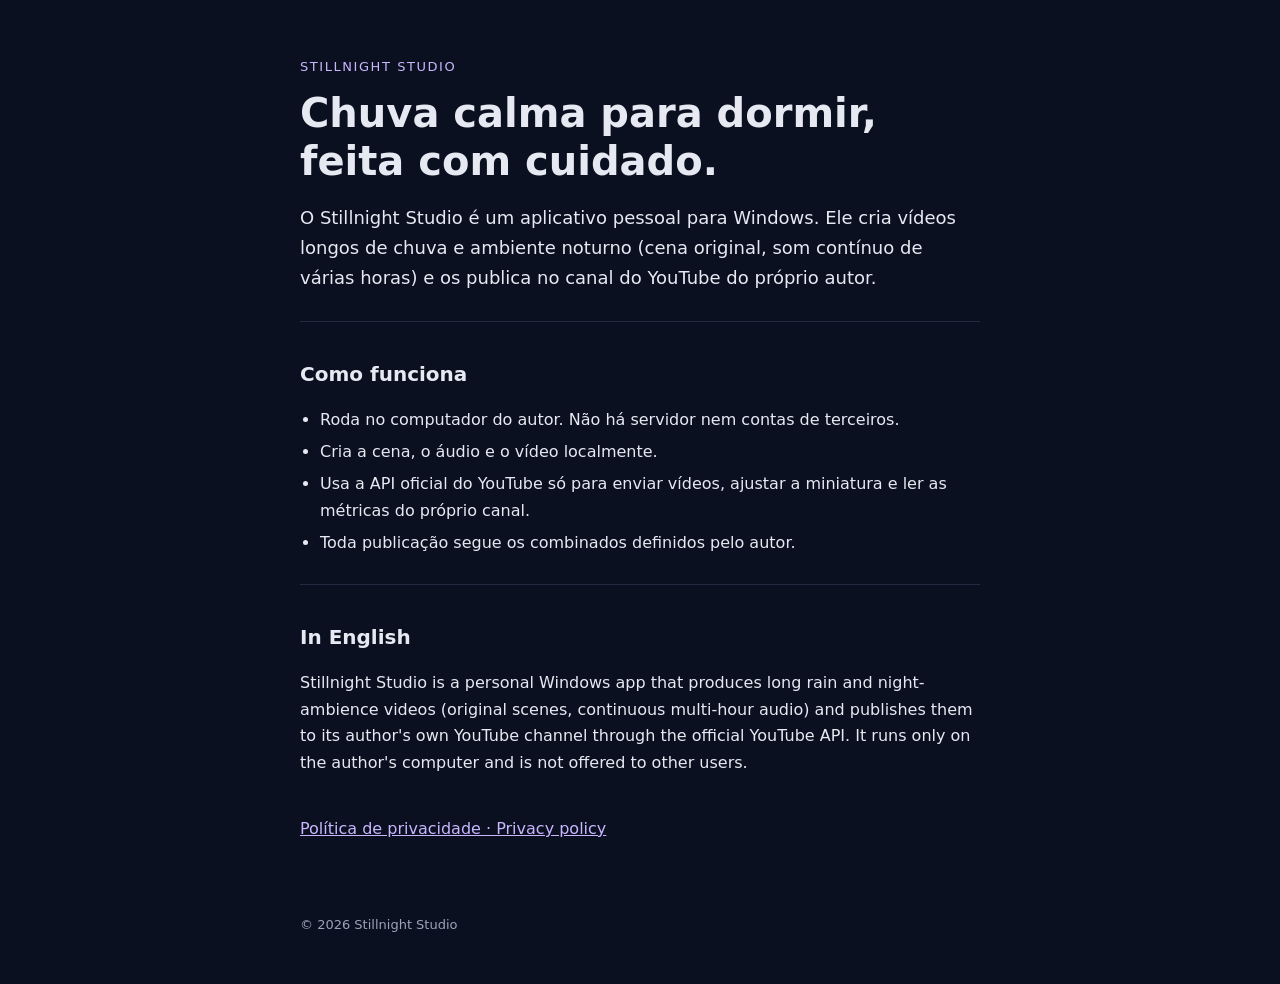
<file: index.html>
<!doctype html>
<html lang="pt-BR">
<head>
<meta charset="utf-8">
<meta name="viewport" content="width=device-width, initial-scale=1">
<title>Stillnight Studio</title>
<meta name="description" content="Stillnight Studio: aplicativo pessoal para Windows que produz e publica vídeos longos de chuva e ambiente para dormir no canal do próprio autor.">
<link rel="stylesheet" href="style.css">
</head>
<body>
<main>
  <p class="eyebrow">Stillnight Studio</p>
  <h1>Chuva calma para dormir, feita com cuidado.</h1>
  <p class="lead">O Stillnight Studio é um aplicativo pessoal para Windows. Ele cria vídeos longos de chuva e ambiente noturno (cena original, som contínuo de várias horas) e os publica no canal do YouTube do próprio autor.</p>

  <section>
    <h2>Como funciona</h2>
    <ul>
      <li>Roda no computador do autor. Não há servidor nem contas de terceiros.</li>
      <li>Cria a cena, o áudio e o vídeo localmente.</li>
      <li>Usa a API oficial do YouTube só para enviar vídeos, ajustar a miniatura e ler as métricas do próprio canal.</li>
      <li>Toda publicação segue os combinados definidos pelo autor.</li>
    </ul>
  </section>

  <section lang="en">
    <h2>In English</h2>
    <p>Stillnight Studio is a personal Windows app that produces long rain and night-ambience videos (original scenes, continuous multi-hour audio) and publishes them to its author's own YouTube channel through the official YouTube API. It runs only on the author's computer and is not offered to other users.</p>
  </section>

  <p class="links"><a href="privacidade.html">Política de privacidade · Privacy policy</a></p>
</main>
<footer>© 2026 Stillnight Studio</footer>
</body>
</html>
</file>
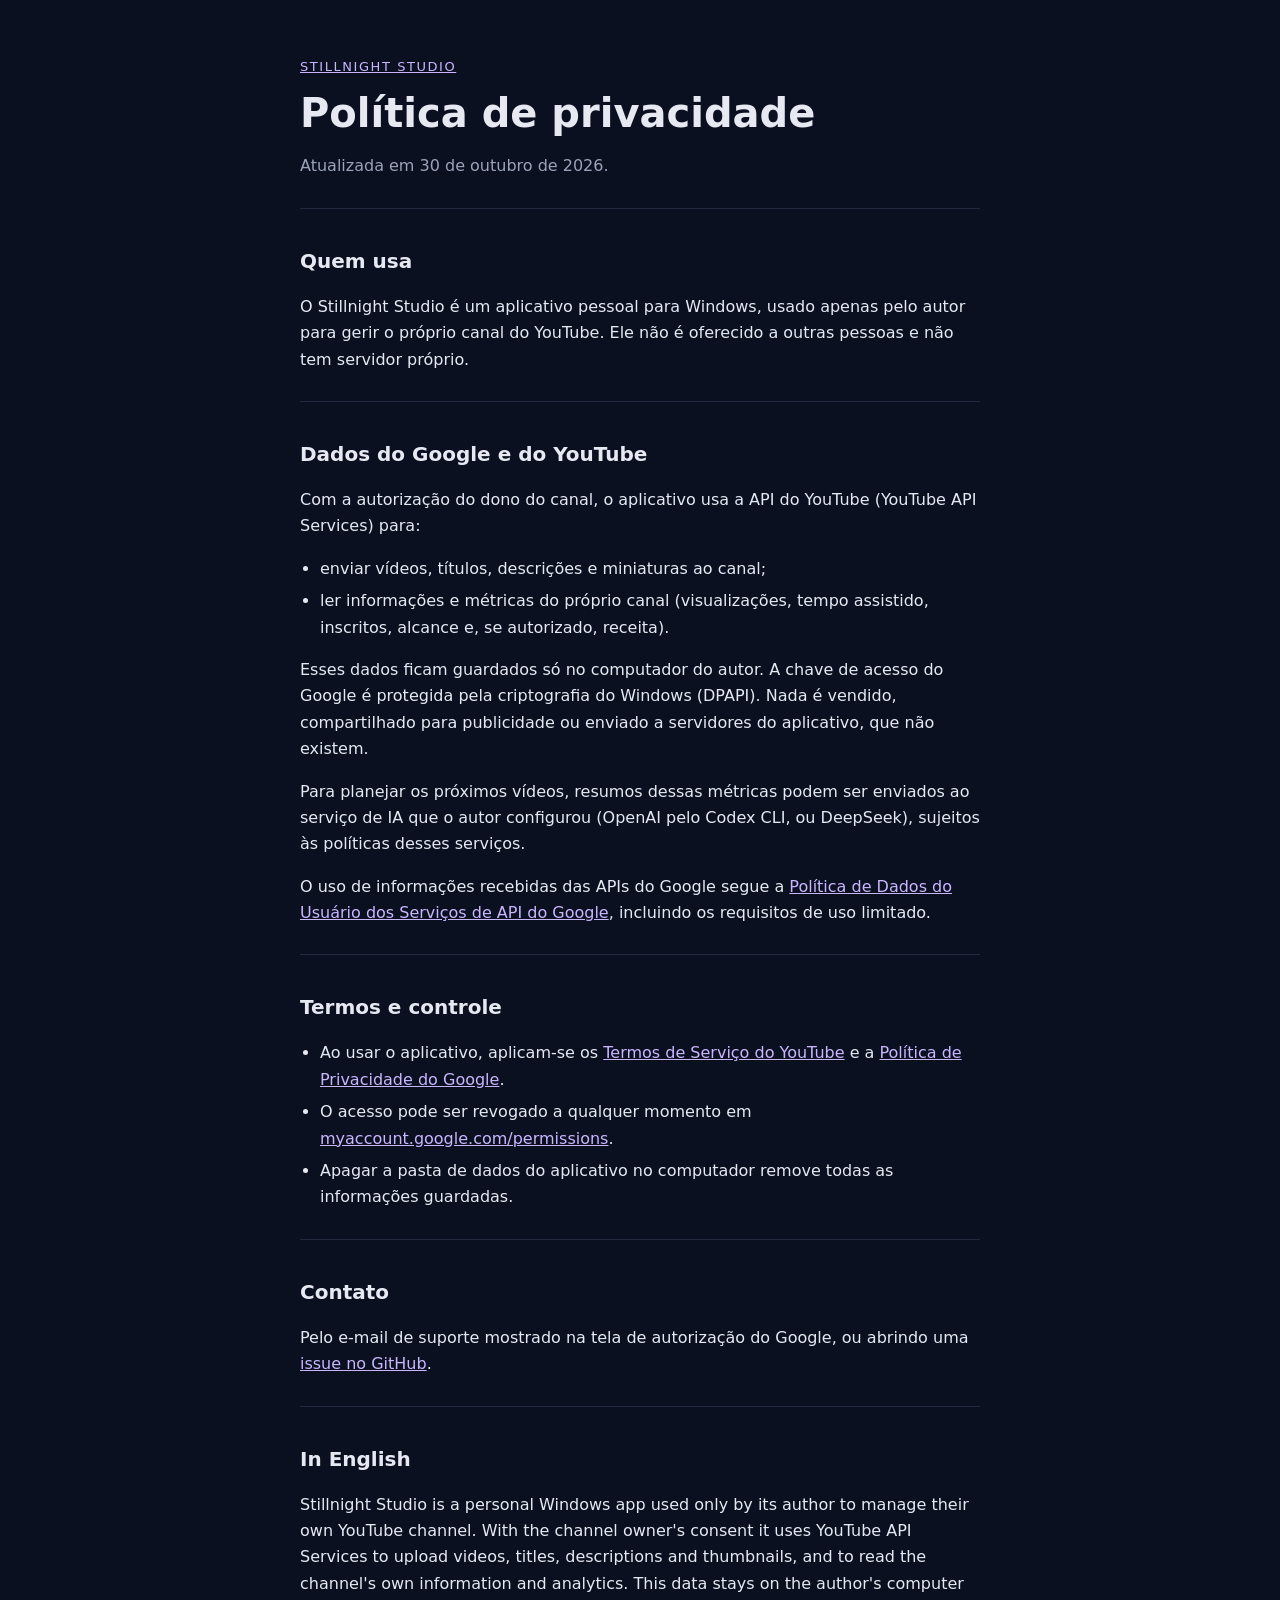
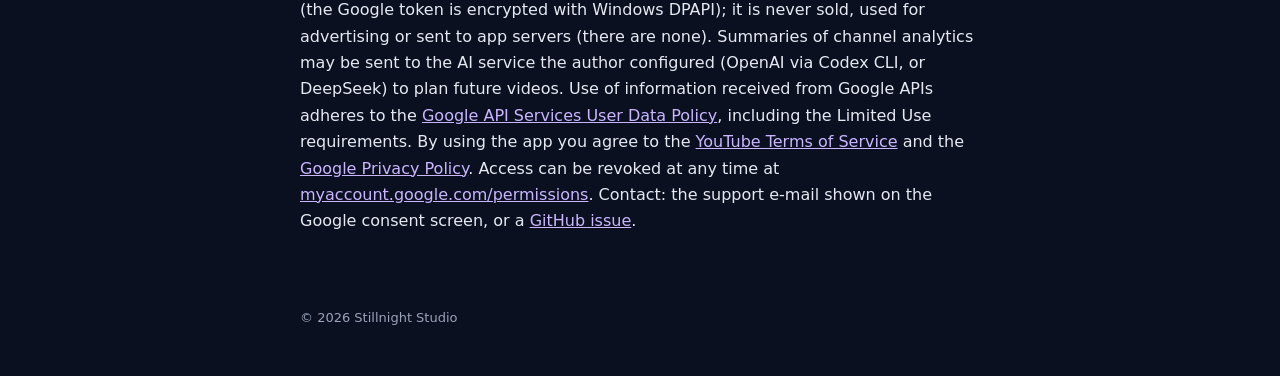
<file: privacidade.html>
<!doctype html>
<html lang="pt-BR">
<head>
<meta charset="utf-8">
<meta name="viewport" content="width=device-width, initial-scale=1">
<title>Privacidade · Stillnight Studio</title>
<meta name="description" content="Política de privacidade do Stillnight Studio.">
<link rel="stylesheet" href="style.css">
</head>
<body>
<main>
  <p class="eyebrow"><a href="./">Stillnight Studio</a></p>
  <h1>Política de privacidade</h1>
  <p class="muted">Atualizada em 30 de outubro de 2026.</p>

  <section>
    <h2>Quem usa</h2>
    <p>O Stillnight Studio é um aplicativo pessoal para Windows, usado apenas pelo autor para gerir o próprio canal do YouTube. Ele não é oferecido a outras pessoas e não tem servidor próprio.</p>
  </section>

  <section>
    <h2>Dados do Google e do YouTube</h2>
    <p>Com a autorização do dono do canal, o aplicativo usa a API do YouTube (YouTube API Services) para:</p>
    <ul>
      <li>enviar vídeos, títulos, descrições e miniaturas ao canal;</li>
      <li>ler informações e métricas do próprio canal (visualizações, tempo assistido, inscritos, alcance e, se autorizado, receita).</li>
    </ul>
    <p>Esses dados ficam guardados só no computador do autor. A chave de acesso do Google é protegida pela criptografia do Windows (DPAPI). Nada é vendido, compartilhado para publicidade ou enviado a servidores do aplicativo, que não existem.</p>
    <p>Para planejar os próximos vídeos, resumos dessas métricas podem ser enviados ao serviço de IA que o autor configurou (OpenAI pelo Codex CLI, ou DeepSeek), sujeitos às políticas desses serviços.</p>
    <p>O uso de informações recebidas das APIs do Google segue a <a href="https://developers.google.com/terms/api-services-user-data-policy">Política de Dados do Usuário dos Serviços de API do Google</a>, incluindo os requisitos de uso limitado.</p>
  </section>

  <section>
    <h2>Termos e controle</h2>
    <ul>
      <li>Ao usar o aplicativo, aplicam-se os <a href="https://www.youtube.com/t/terms">Termos de Serviço do YouTube</a> e a <a href="https://policies.google.com/privacy">Política de Privacidade do Google</a>.</li>
      <li>O acesso pode ser revogado a qualquer momento em <a href="https://myaccount.google.com/permissions">myaccount.google.com/permissions</a>.</li>
      <li>Apagar a pasta de dados do aplicativo no computador remove todas as informações guardadas.</li>
    </ul>
  </section>

  <section>
    <h2>Contato</h2>
    <p>Pelo e-mail de suporte mostrado na tela de autorização do Google, ou abrindo uma <a href="https://github.com/willxxhub/stillnight/issues">issue no GitHub</a>.</p>
  </section>

  <section lang="en">
    <h2>In English</h2>
    <p>Stillnight Studio is a personal Windows app used only by its author to manage their own YouTube channel. With the channel owner's consent it uses YouTube API Services to upload videos, titles, descriptions and thumbnails, and to read the channel's own information and analytics. This data stays on the author's computer (the Google token is encrypted with Windows DPAPI); it is never sold, used for advertising or sent to app servers (there are none). Summaries of channel analytics may be sent to the AI service the author configured (OpenAI via Codex CLI, or DeepSeek) to plan future videos. Use of information received from Google APIs adheres to the <a href="https://developers.google.com/terms/api-services-user-data-policy">Google API Services User Data Policy</a>, including the Limited Use requirements. By using the app you agree to the <a href="https://www.youtube.com/t/terms">YouTube Terms of Service</a> and the <a href="https://policies.google.com/privacy">Google Privacy Policy</a>. Access can be revoked at any time at <a href="https://myaccount.google.com/permissions">myaccount.google.com/permissions</a>. Contact: the support e-mail shown on the Google consent screen, or a <a href="https://github.com/willxxhub/stillnight/issues">GitHub issue</a>.</p>
  </section>
</main>
<footer>© 2026 Stillnight Studio</footer>
</body>
</html>
</file>
<file: style.css>
:root { color-scheme: dark; --bg: #0b1020; --text: #e6e9f2; --muted: #9aa3b8; --accent: #c9b6ff; --line: #222a40; }
* { box-sizing: border-box; }
body { margin: 0; background: var(--bg); color: var(--text); font: 16px/1.65 system-ui, -apple-system, "Segoe UI", Roboto, sans-serif; }
main { max-width: 720px; margin: 0 auto; padding: 56px 20px 32px; }
.eyebrow { color: var(--accent); font-size: 13px; letter-spacing: .12em; text-transform: uppercase; margin: 0 0 12px; }
h1 { font-size: clamp(28px, 6vw, 40px); line-height: 1.2; margin: 0 0 16px; }
h2 { font-size: 20px; margin: 36px 0 8px; }
.lead { font-size: 18px; color: var(--text); }
.muted { color: var(--muted); }
section { border-top: 1px solid var(--line); margin-top: 28px; }
ul { padding-left: 20px; }
li { margin: 6px 0; }
a { color: var(--accent); }
.links { margin-top: 40px; }
footer { max-width: 720px; margin: 0 auto; padding: 24px 20px 48px; color: var(--muted); font-size: 13px; }
</file>
